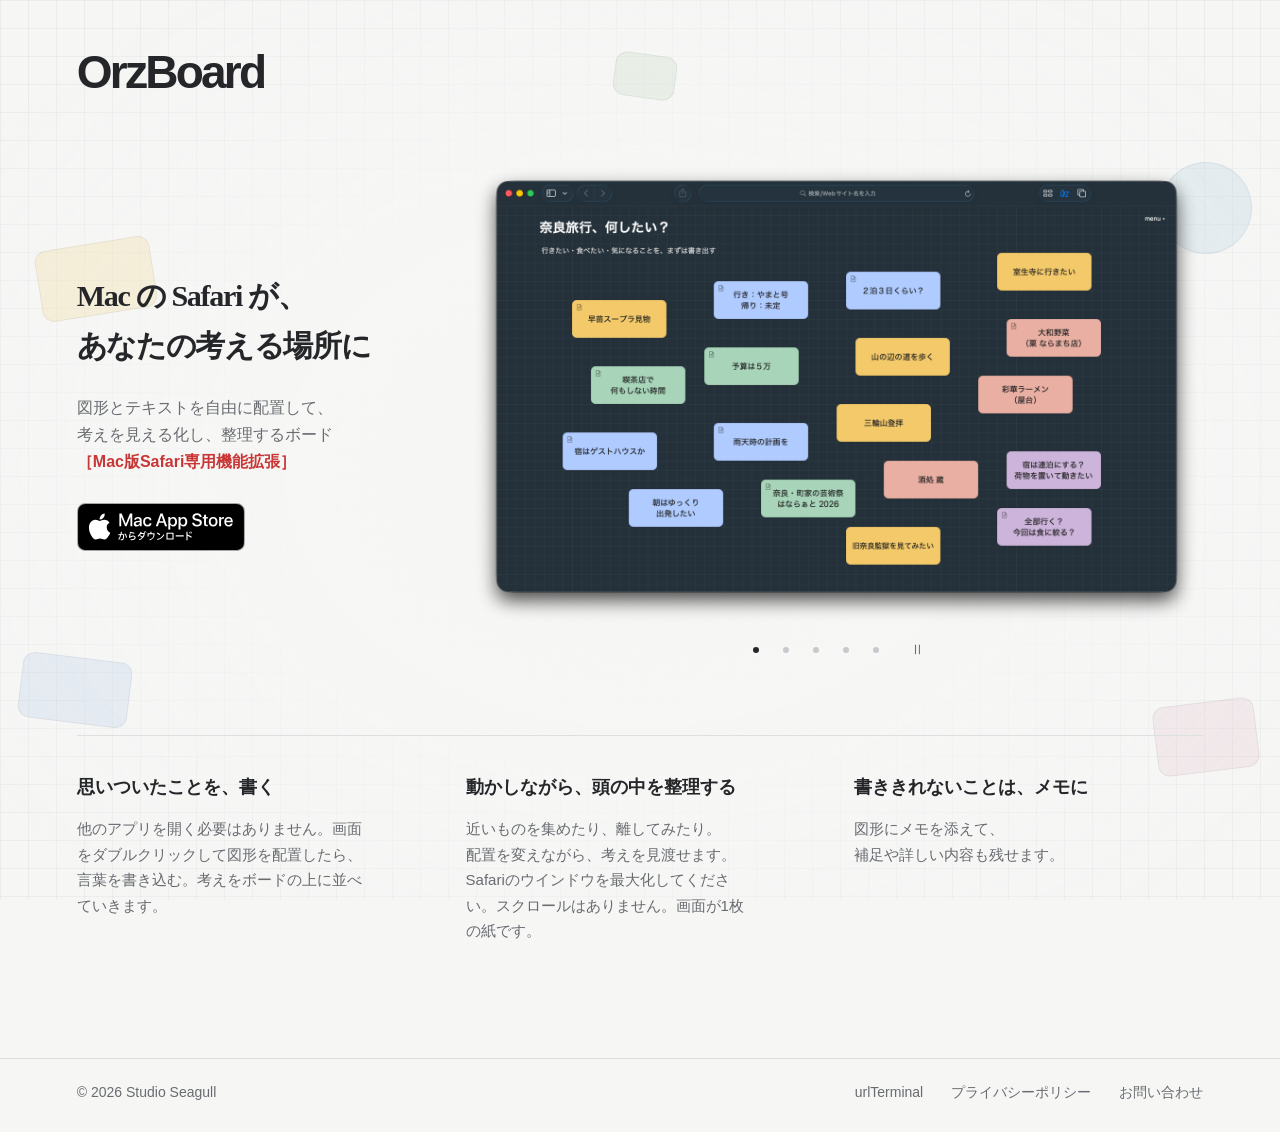
<file: index.html>
<!doctype html>
<html lang="ja">
<head>
<meta charset="utf-8">
<meta name="viewport" content="width=device-width, initial-scale=1">
<meta name="robots" content="noindex">
<meta name="description" content="OrzBoardは、MacのSafariで図形とテキストを自由に配置して、考えを整理するボードです。">
<title>OrzBoard</title>
<link rel="stylesheet" href="overview.css?v=20261104-01">
</head>
<body class="board-background">
<div class="board-decoration" aria-hidden="true">
<span class="background-shape shape-note"></span>
<span class="background-shape shape-circle"></span>
<span class="background-shape shape-blue"></span>
<span class="background-shape shape-pink"></span>
<span class="background-shape shape-small"></span>
</div>
<header><a class="brand" href="index.html">OrzBoard</a></header>
<main class="overview">
<section class="hero" aria-labelledby="intro-title">
<div class="hero-copy">
<h1 id="intro-title">Mac の Safari が、<br>あなたの考える場所に</h1>
<p>図形とテキストを自由に配置して、<br class="desktop-break">考えを見える化し、整理するボード<span class="platform-label">［Mac版Safari専用機能拡張］</span></p>
<a class="store-button store-badge" href="https://apps.apple.com/jp/app/id6820879642" aria-label="Mac App Storeからダウンロード"><img src="assets/mac-app-store-jp.svg" width="168" height="48" alt="Mac App Storeからダウンロード"></a>
</div>
<figure class="app-screen slideshow" aria-label="OrzBoardのスクリーンショット" aria-roledescription="カルーセル">
<button class="slide-images" type="button" aria-label="表示中のスクリーンショットを拡大" aria-haspopup="dialog">
<img class="slide is-active" src="assets/orzboard-screenshot-001.png?v=20261028-slides" width="3104" height="1964" alt="OrzBoardの操作画面 1 / 5" aria-hidden="false" fetchpriority="high">
<img class="slide" src="assets/orzboard-screenshot-002.png?v=20261028-slides" width="3104" height="1964" alt="OrzBoardの操作画面 2 / 5" aria-hidden="true">
<img class="slide" src="assets/orzboard-screenshot-003.png?v=20261028-slides" width="3104" height="1964" alt="OrzBoardの操作画面 3 / 5" aria-hidden="true">
<img class="slide" src="assets/orzboard-screenshot-004.png?v=20261028-slides" width="3104" height="1964" alt="OrzBoardの操作画面 4 / 5" aria-hidden="true">
<img class="slide" src="assets/orzboard-screenshot-005.png?v=20261028-slides" width="3104" height="1964" alt="OrzBoardの操作画面 5 / 5" aria-hidden="true">
</button>
<figcaption class="slide-controls" hidden>
<div class="slide-dots" role="group" aria-label="表示する画像を選ぶ">
<button class="slide-dot" type="button" aria-label="画像1を表示" aria-current="true" data-slide="0"></button>
<button class="slide-dot" type="button" aria-label="画像2を表示" aria-current="false" data-slide="1"></button>
<button class="slide-dot" type="button" aria-label="画像3を表示" aria-current="false" data-slide="2"></button>
<button class="slide-dot" type="button" aria-label="画像4を表示" aria-current="false" data-slide="3"></button>
<button class="slide-dot" type="button" aria-label="画像5を表示" aria-current="false" data-slide="4"></button>
</div>
<button class="slide-toggle" type="button" aria-label="自動切り替えを停止">Ⅱ</button>
</figcaption>
</figure>
</section>
<section class="details" aria-label="OrzBoardでできること">
<section><h2>思いついたことを、書く</h2><p>他のアプリを開く必要はありません。画面をダブルクリックして図形を配置したら、言葉を書き込む。考えをボードの上に並べていきます。</p></section>
<section><h2>動かしながら、頭の中を整理する</h2><p>近いものを集めたり、離してみたり。<br>配置を変えながら、考えを見渡せます。Safariのウインドウを最大化してください。スクロールはありません。画面が1枚の紙です。</p></section>
<section><h2>書ききれないことは、メモに</h2><p>図形にメモを添えて、<br>補足や詳しい内容も残せます。</p></section>
</section>
</main>
<footer class="site-footer"><span>© 2026 Studio Seagull</span><nav class="footer-links" aria-label="フッターナビゲーション"><a href="urlterminal/">urlTerminal</a><a href="orzboard/privacy/">プライバシーポリシー</a><a id="contact" href="mailto:contact@seagullstar.com">お問い合わせ</a></nav></footer>
<dialog class="image-lightbox" aria-label="スクリーンショットの拡大表示。左右の矢印キーで画像を切り替え、Escキーで閉じます。">
<button class="lightbox-close" type="button" aria-label="拡大表示を閉じる" autofocus>×</button>
<img class="lightbox-image" alt="">
</dialog>
<script src="slideshow.js?v=20261028-03" defer></script>
</body>
</html>
</file>
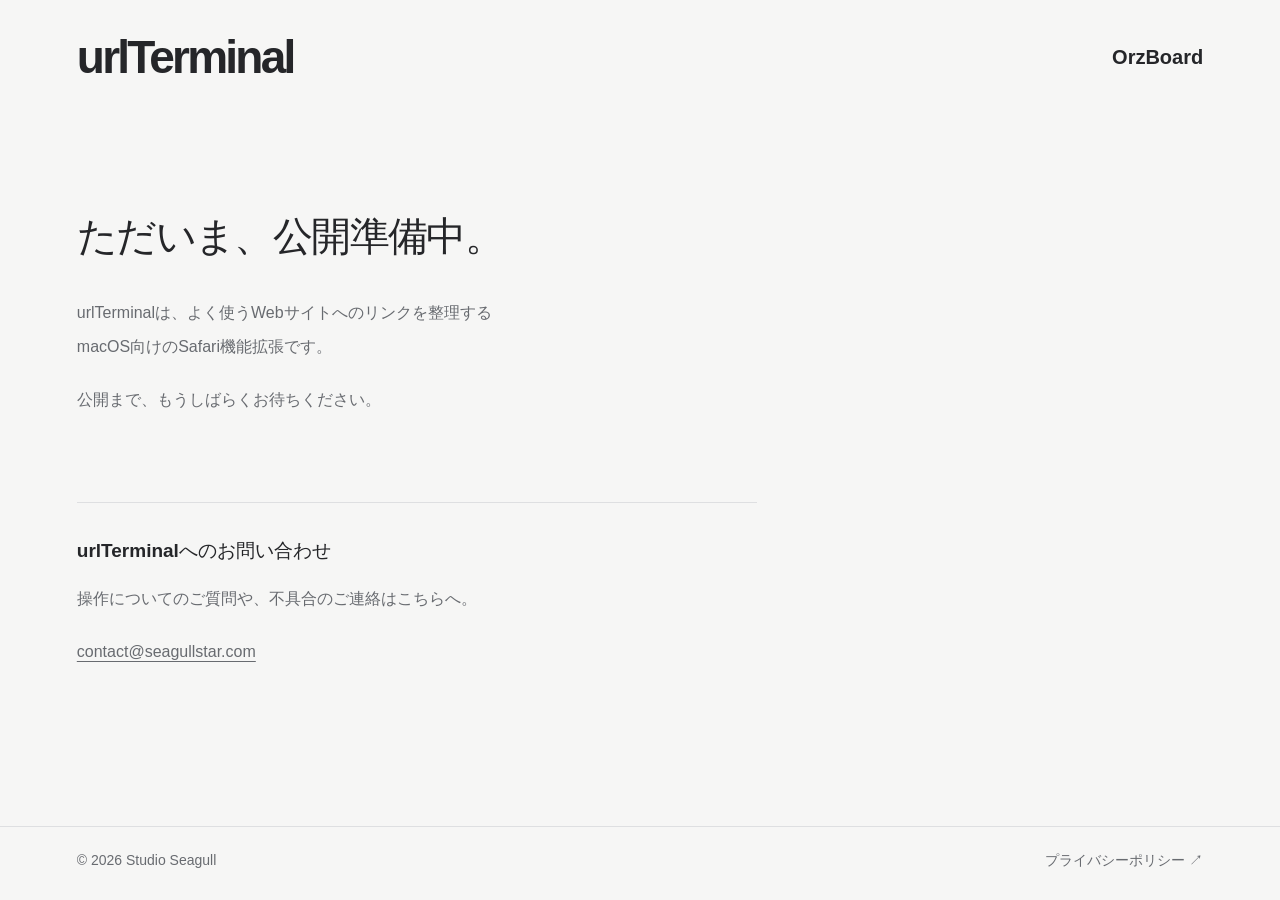
<file: urlterminal/index.html>
<!doctype html>
<html lang="ja">
<head>
<meta charset="utf-8">
<meta name="robots" content="noindex">
<meta name="viewport" content="width=device-width, initial-scale=1">
<title>urlTerminal — 公開準備中</title>
<link rel="stylesheet" href="../styles.css?v=20261026-02">
<style>
.app-header{display:flex;align-items:center;justify-content:space-between;gap:24px;flex-wrap:wrap}
.app-header nav{font-size:20px;font-weight:700;color:var(--ink)}
</style>
</head>
<body>
<header class="app-header"><a class="brand" href="./">urlTerminal</a><nav aria-label="アプリ間ナビゲーション"><a href="../index.html">OrzBoard</a></nav></header>
<main class="coming-soon">
<section class="announcement" aria-labelledby="status-title">
<h1 id="status-title">ただいま、公開準備中。</h1>
<p>urlTerminalは、よく使うWebサイトへのリンクを整理する<br>macOS向けのSafari機能拡張です。</p>
<p>公開まで、もうしばらくお待ちください。</p>
</section>
<section class="contact" id="contact" aria-labelledby="contact-title">
<h2 id="contact-title">urlTerminalへのお問い合わせ</h2>
<p>操作についてのご質問や、不具合のご連絡はこちらへ。</p>
<p><a class="email-link" href="mailto:contact@seagullstar.com">contact@seagullstar.com</a></p>
</section>
</main>
<footer><span>© 2026 Studio Seagull</span><a href="privacy/">プライバシーポリシー ↗</a></footer>
</body>
</html>
</file>
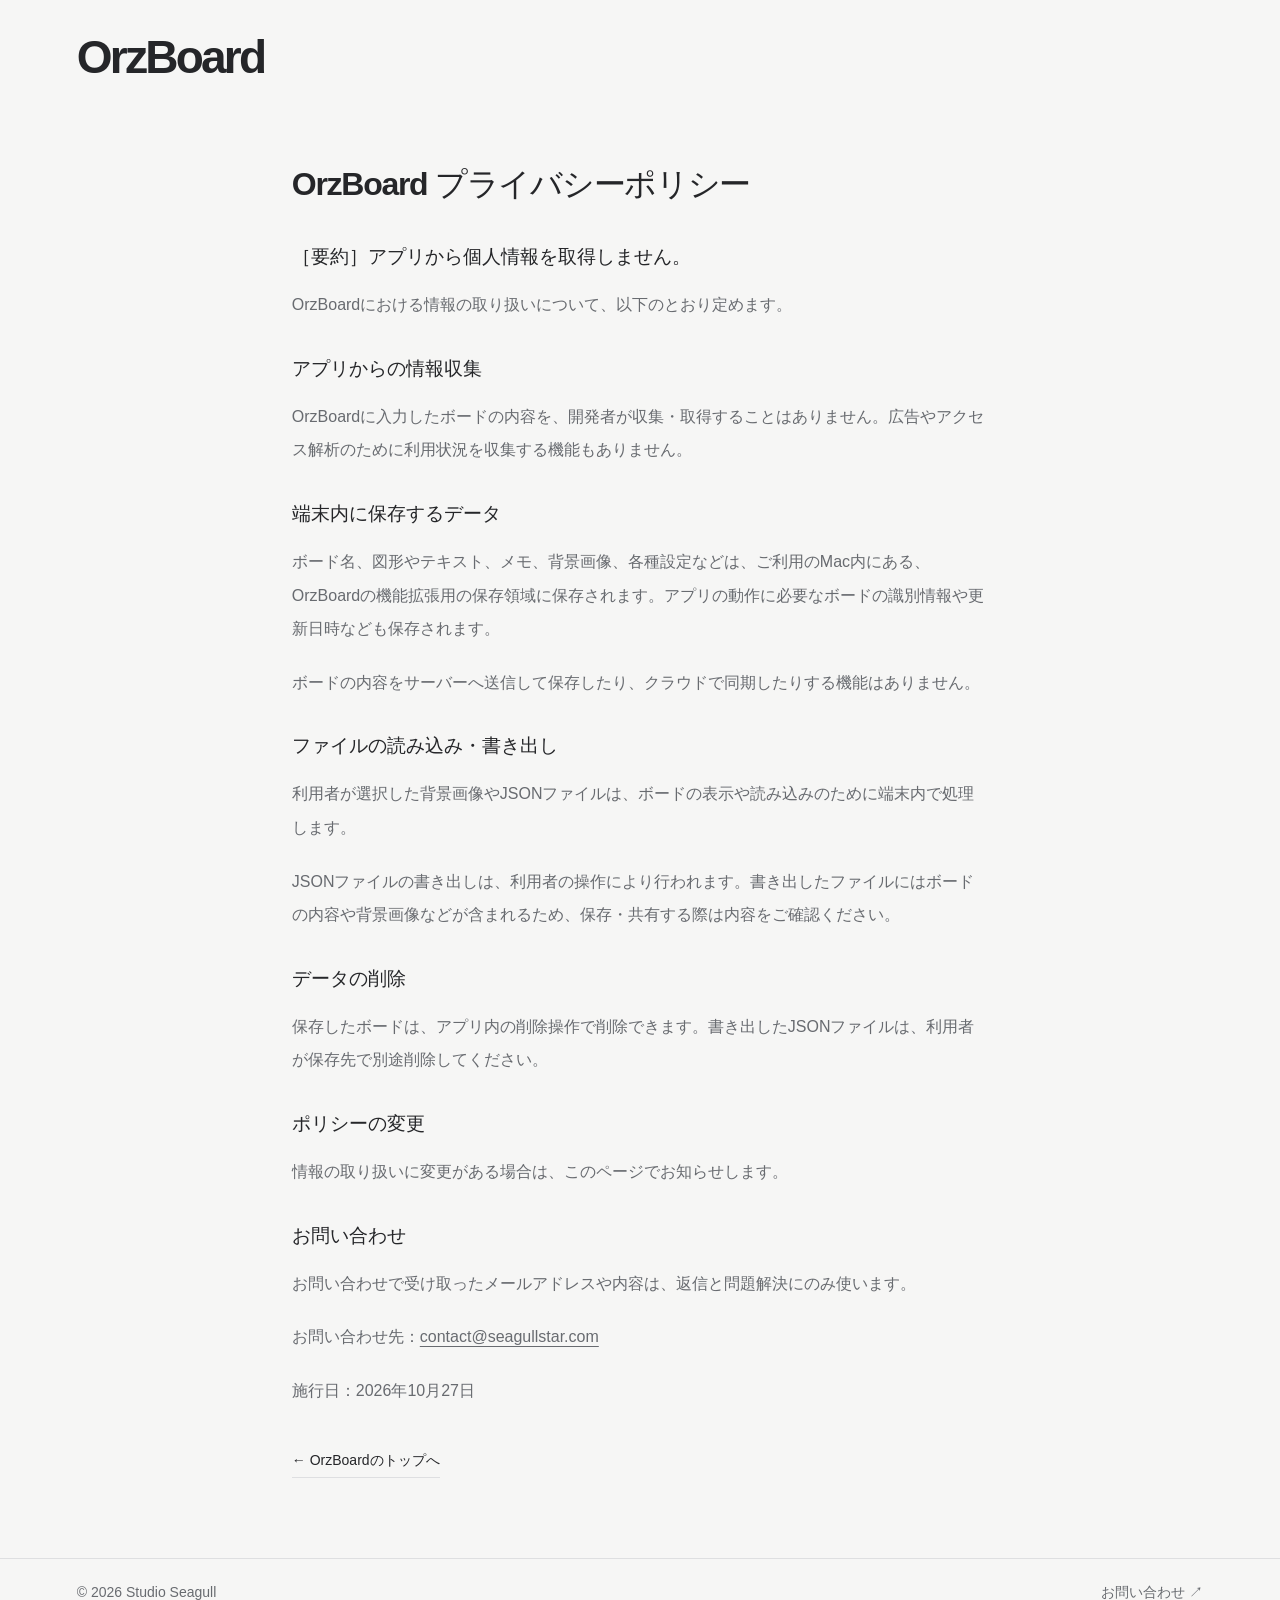
<file: orzboard/privacy/index.html>
<!doctype html>
<html lang="ja">
<head>
<meta charset="utf-8">
<meta name="robots" content="noindex">
<meta name="viewport" content="width=device-width, initial-scale=1">
<title>プライバシーポリシー | OrzBoard</title>
<link rel="stylesheet" href="../../styles.css?v=20261026-02">
</head>
<body>
<header><a class="brand" href="../../index.html">OrzBoard</a></header>
<main class="article">
<h1>OrzBoard プライバシーポリシー</h1>
<h2>［要約］アプリから個人情報を取得しません。</h2>
<p>OrzBoardにおける情報の取り扱いについて、以下のとおり定めます。</p>
<h2>アプリからの情報収集</h2>
<p>OrzBoardに入力したボードの内容を、開発者が収集・取得することはありません。広告やアクセス解析のために利用状況を収集する機能もありません。</p>
<h2>端末内に保存するデータ</h2>
<p>ボード名、図形やテキスト、メモ、背景画像、各種設定などは、ご利用のMac内にある、OrzBoardの機能拡張用の保存領域に保存されます。アプリの動作に必要なボードの識別情報や更新日時なども保存されます。</p>
<p>ボードの内容をサーバーへ送信して保存したり、クラウドで同期したりする機能はありません。</p>
<h2>ファイルの読み込み・書き出し</h2>
<p>利用者が選択した背景画像やJSONファイルは、ボードの表示や読み込みのために端末内で処理します。</p>
<p>JSONファイルの書き出しは、利用者の操作により行われます。書き出したファイルにはボードの内容や背景画像などが含まれるため、保存・共有する際は内容をご確認ください。</p>
<h2>データの削除</h2>
<p>保存したボードは、アプリ内の削除操作で削除できます。書き出したJSONファイルは、利用者が保存先で別途削除してください。</p>
<h2>ポリシーの変更</h2>
<p>情報の取り扱いに変更がある場合は、このページでお知らせします。</p>
<h2>お問い合わせ</h2>
<p>お問い合わせで受け取ったメールアドレスや内容は、返信と問題解決にのみ使います。</p>
<p>お問い合わせ先：<a class="email-link" href="mailto:contact@seagullstar.com">contact@seagullstar.com</a></p>
<p>施行日：2026年10月27日</p>
<a class="back" href="../../index.html">← OrzBoardのトップへ</a>
</main>
<footer><span>© 2026 Studio Seagull</span><a href="../../index.html#contact">お問い合わせ ↗</a></footer>
</body>
</html>
</file>
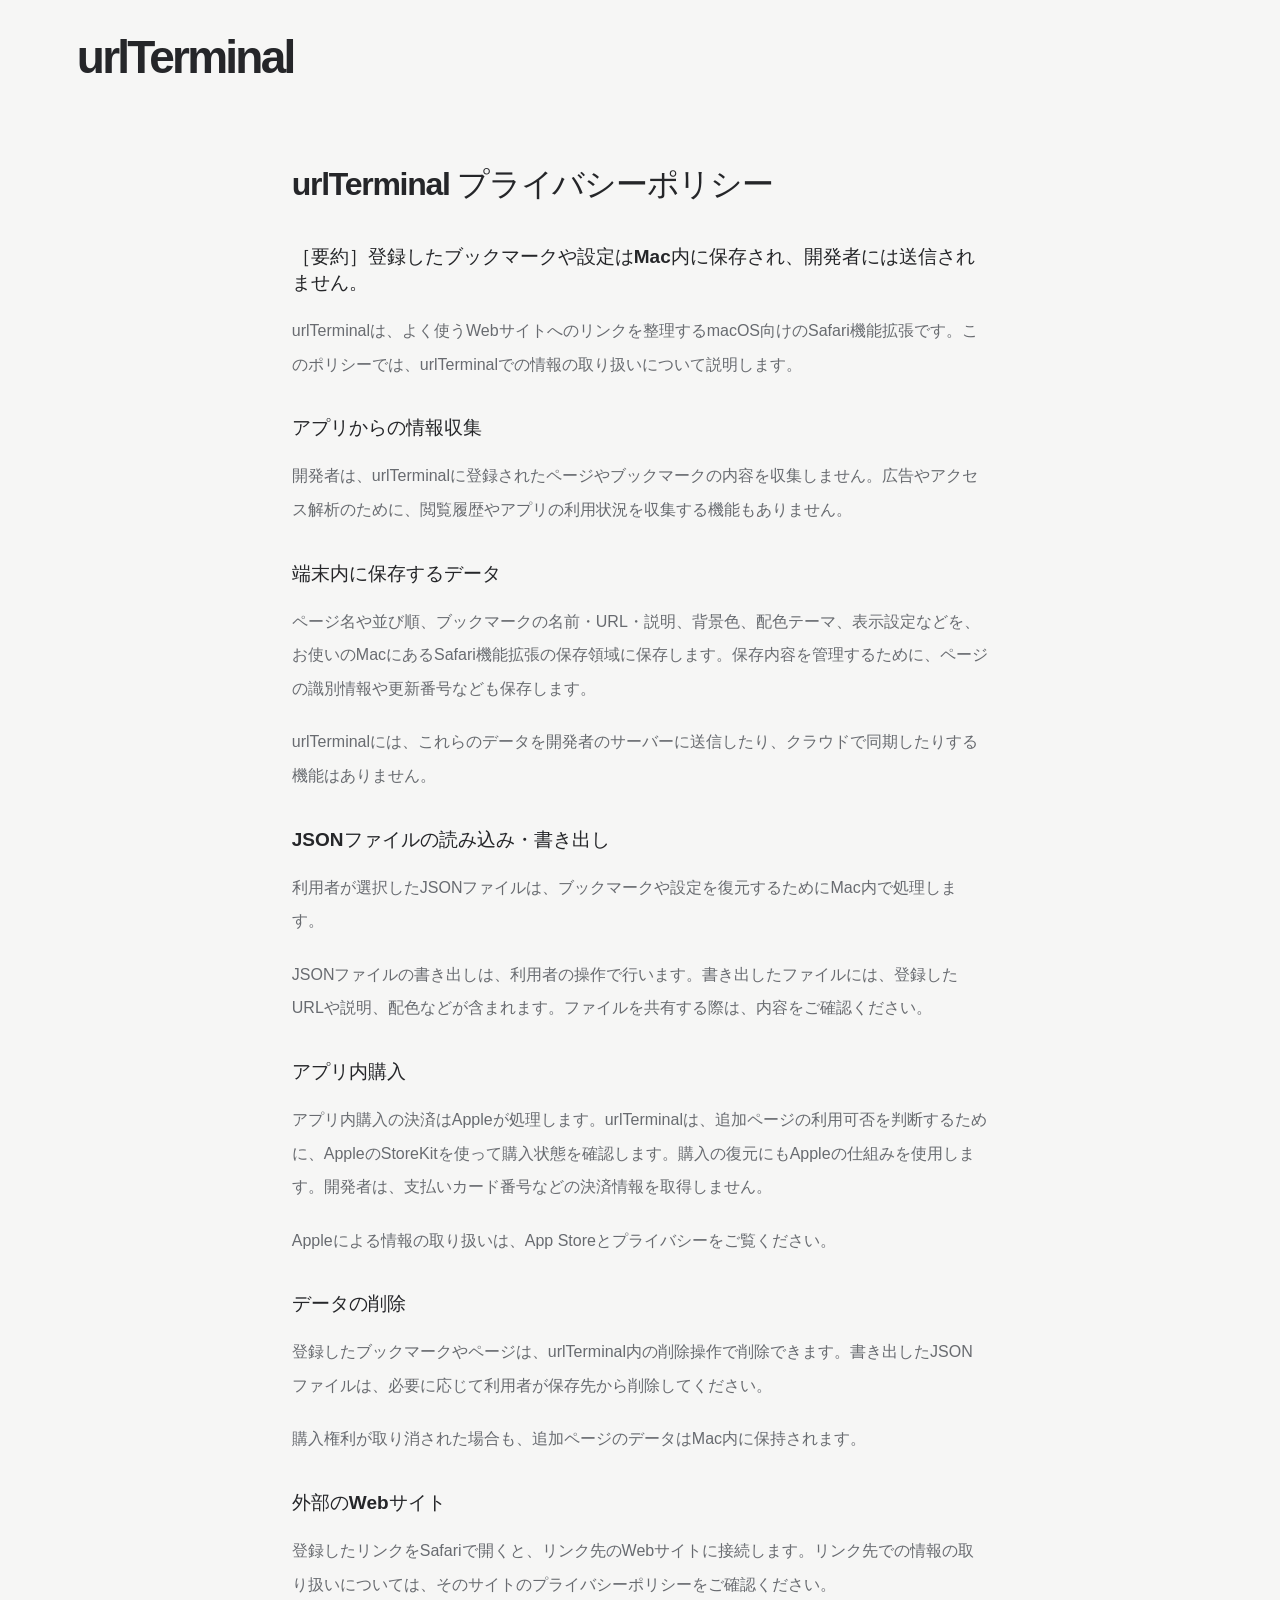
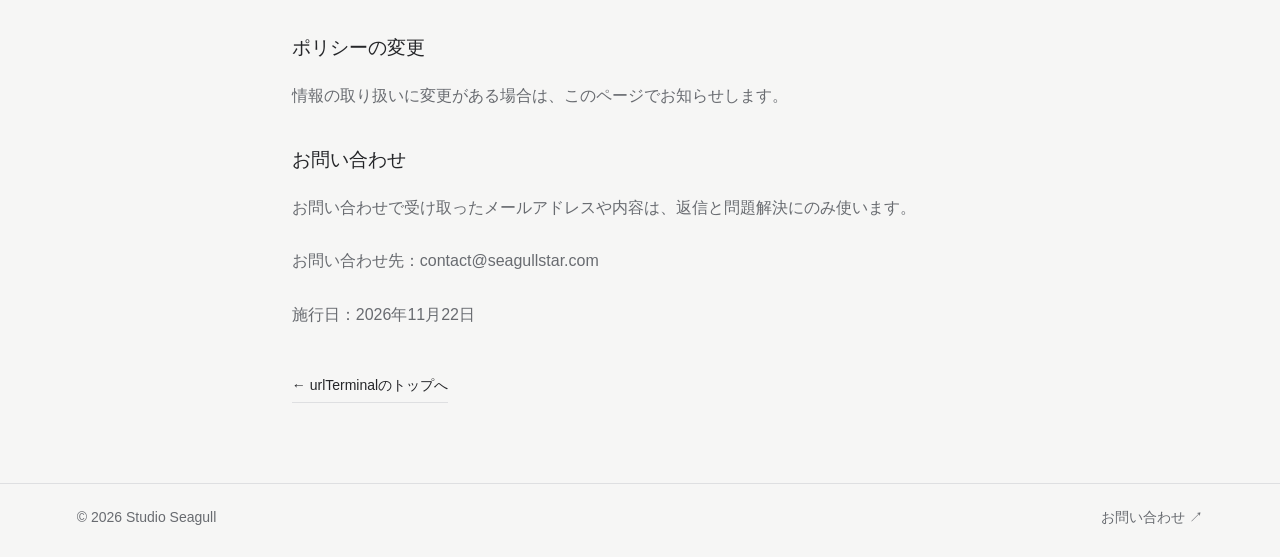
<file: urlterminal/privacy/index.html>
<!doctype html>
<html lang="ja">
<head>
<meta charset="utf-8">
<meta name="robots" content="noindex">
<meta name="viewport" content="width=device-width, initial-scale=1">
<title>プライバシーポリシー | urlTerminal</title>
<link rel="stylesheet" href="../../styles.css?v=20261026-02">
</head>
<body>
<header><a class="brand" href="../">urlTerminal</a></header>
<main class="article">
<h1>urlTerminal プライバシーポリシー</h1>
<h2>［要約］登録したブックマークや設定はMac内に保存され、開発者には送信されません。</h2>
<p>urlTerminalは、よく使うWebサイトへのリンクを整理するmacOS向けのSafari機能拡張です。このポリシーでは、urlTerminalでの情報の取り扱いについて説明します。</p>
<h2>アプリからの情報収集</h2>
<p>開発者は、urlTerminalに登録されたページやブックマークの内容を収集しません。広告やアクセス解析のために、閲覧履歴やアプリの利用状況を収集する機能もありません。</p>
<h2>端末内に保存するデータ</h2>
<p>ページ名や並び順、ブックマークの名前・URL・説明、背景色、配色テーマ、表示設定などを、お使いのMacにあるSafari機能拡張の保存領域に保存します。保存内容を管理するために、ページの識別情報や更新番号なども保存します。</p>
<p>urlTerminalには、これらのデータを開発者のサーバーに送信したり、クラウドで同期したりする機能はありません。</p>
<h2>JSONファイルの読み込み・書き出し</h2>
<p>利用者が選択したJSONファイルは、ブックマークや設定を復元するためにMac内で処理します。</p>
<p>JSONファイルの書き出しは、利用者の操作で行います。書き出したファイルには、登録したURLや説明、配色などが含まれます。ファイルを共有する際は、内容をご確認ください。</p>
<h2>アプリ内購入</h2>
<p>アプリ内購入の決済はAppleが処理します。urlTerminalは、追加ページの利用可否を判断するために、AppleのStoreKitを使って購入状態を確認します。購入の復元にもAppleの仕組みを使用します。開発者は、支払いカード番号などの決済情報を取得しません。</p>
<p>Appleによる情報の取り扱いは、<a href="https://www.apple.com/jp/legal/privacy/data/ja/app-store/">App Storeとプライバシー</a>をご覧ください。</p>
<h2>データの削除</h2>
<p>登録したブックマークやページは、urlTerminal内の削除操作で削除できます。書き出したJSONファイルは、必要に応じて利用者が保存先から削除してください。</p>
<p>購入権利が取り消された場合も、追加ページのデータはMac内に保持されます。</p>
<h2>外部のWebサイト</h2>
<p>登録したリンクをSafariで開くと、リンク先のWebサイトに接続します。リンク先での情報の取り扱いについては、そのサイトのプライバシーポリシーをご確認ください。</p>
<h2>ポリシーの変更</h2>
<p>情報の取り扱いに変更がある場合は、このページでお知らせします。</p>
<h2>お問い合わせ</h2>
<p>お問い合わせで受け取ったメールアドレスや内容は、返信と問題解決にのみ使います。</p>
<p>お問い合わせ先：<a href="mailto:contact@seagullstar.com">contact@seagullstar.com</a></p>
<p>施行日：2026年11月22日</p>
<a class="back" href="../">← urlTerminalのトップへ</a>
</main>
<footer><span>© 2026 Studio Seagull</span><a href="../#contact">お問い合わせ ↗</a></footer>
</body>
</html>
</file>
<file: overview.css>
/* 紹介ページ案04：公開前用の落ち着いた配色と余白を引き継ぐ。 */
:root{--bg:#f6f6f5;--surface:#fff;--ink:#252629;--muted:#686b70;--line:#dedfe1}
*{box-sizing:border-box}
body{margin:0;min-height:100vh;display:flex;flex-direction:column;background:var(--bg);color:var(--ink);font-family:-apple-system,BlinkMacSystemFont,"Helvetica Neue","Hiragino Kaku Gothic ProN",sans-serif;-webkit-font-smoothing:antialiased}
a{color:inherit;text-decoration:none}
a:hover{text-decoration:underline;text-underline-offset:5px}
a:focus-visible{outline:2px solid #597aa4;outline-offset:6px}
header,main,footer{width:100%;max-width:1300px;margin-inline:auto}
header{padding:30px 6% 20px}
.brand{position:relative;top:15px;font-size:46px;font-weight:650;letter-spacing:-.06em}
.coming-soon{flex:1;padding:65px 6% 80px}
.announcement{padding:35px 0 65px}
h1{font-size:clamp(27px,3.5vw,40px);line-height:1.6;letter-spacing:-.04em;font-weight:550;margin:0 0 28px}
p{font-size:16px;line-height:2.1;color:var(--muted);margin:0 0 20px}
.contact{border-top:1px solid var(--line);padding-top:35px;max-width:680px}
h2{font-size:19px;font-weight:550;margin:0 0 18px}
.draft{padding:15px 18px;border:1px solid var(--line);border-radius:7px;background:var(--surface);font-size:14px}
footer{display:flex;justify-content:space-between;gap:24px;border-top:1px solid var(--line);padding:25px 6% 30px;font-size:14px;color:var(--muted)}
.article{flex:1;max-width:850px;padding:55px 6% 80px}
.article h1{font-size:32px}
.article h2{margin-top:34px}
.article .back{display:inline-block;margin-top:25px;border-bottom:1px solid var(--line);padding-bottom:7px;font-size:14px}
@media(max-width:650px){header{padding-top:24px}.coming-soon{padding-top:30px;padding-bottom:50px}.announcement{padding-top:24px;padding-bottom:35px}p{font-size:15px}.announcement br{display:none}footer{flex-direction:column;gap:18px;font-size:13px}.article{padding-top:30px}.article h1{font-size:27px}}

.email-link{text-decoration:underline;text-underline-offset:4px;overflow-wrap:anywhere}

/* 案03：案02の配置を保ち、公開前用と同じ横幅に揃える。 */
header,main,footer{max-width:1300px}
.overview{flex:1;padding:35px 6% 70px}
.hero{display:grid;grid-template-columns:minmax(0,1fr) minmax(0,732.889px);align-items:center;gap:48px;padding:24px 0 70px}
.hero h1{font-family:"Hiragino Mincho ProN","Yu Mincho","YuMincho",serif;font-size:clamp(25px,2.35vw,33px);font-weight:700;line-height:1.65;margin:0 0 22px;letter-spacing:-.045em}
.hero p{font-size:16px;line-height:1.7;margin-bottom:28px}
.app-screen{margin:0;min-width:0}
.app-screen img{display:block;width:100%;height:auto}
.app-screen figcaption{color:var(--muted);font-size:12px;line-height:1.6;margin-top:12px;text-align:right}
.store-button{display:inline-flex;align-items:center;gap:18px;border:1px solid var(--line);border-radius:7px;padding:13px 18px;background:var(--surface);color:var(--ink);font:inherit;font-size:15px;opacity:1;cursor:default}
.store-button span{font-size:12px;color:var(--muted)}
.details{display:grid;grid-template-columns:repeat(3,minmax(0,1fr));gap:40px;border-top:1px solid var(--line);padding:36px 0 44px}
.details h2{font-family:"Hiragino Mincho ProN","Yu Mincho","YuMincho",serif;font-size:18px;font-weight:700;line-height:1.7;margin:0 0 14px}
.details p{font-size:15px;line-height:1.7;max-width:19em;margin:0}
.hero .platform-label{display:block;font-size:inherit;line-height:inherit;font-weight:700;color:#c93636}
.contact{max-width:none;padding-top:28px}
.contact h2{font-size:17px;margin-bottom:14px}
.email-link{font-size:15px;color:var(--muted)}
@media(max-width:900px){.hero{grid-template-columns:1fr;gap:30px;padding-top:10px;padding-bottom:42px}.hero-copy{max-width:520px}.hero h1{font-size:30px}.details{gap:24px}.details br{display:none}}
@media(max-width:650px){.overview{padding-top:20px;padding-bottom:44px}.hero h1{font-size:27px}.hero p{font-size:15px}.details{grid-template-columns:1fr;gap:28px;padding-block:30px}.app-screen figcaption{font-size:11px;text-align:left}.desktop-break{display:none}}

/* 日本語の公式Mac App Storeバッジ。素材本来の縦横比を維持。 */
.store-button.store-badge{display:inline-block;padding:0;background:transparent;border:0;border-radius:0;line-height:0;opacity:1}
.store-badge img{display:block;width:168px;height:auto}

/* 同じ領域に重ね、切り替えによるレイアウトの揺れを防ぐ。 */
.slide-images{position:relative;aspect-ratio:3104/1964}
.slide-images .slide{position:absolute;inset:0;width:100%;height:100%;object-fit:contain;opacity:0;transition:opacity .65s ease;pointer-events:none}
.slide-images .slide.is-active{opacity:1}
.app-screen .slide-controls{display:flex;align-items:center;justify-content:center;gap:14px;margin:8px 0 0;min-height:30px}
.app-screen .slide-controls[hidden]{display:none}
.slide-dots{display:flex;align-items:center;gap:2px}
.slide-dot{display:grid;place-items:center;width:28px;height:28px;padding:0;border:0;background:transparent;cursor:pointer}
.slide-dot::before{content:"";width:6px;height:6px;border-radius:50%;background:#c7c9cc;transition:background .2s}
.slide-dot[aria-current="true"]::before{background:var(--ink)}
.slide-toggle{width:28px;height:28px;padding:0;border:0;background:transparent;color:var(--muted);font-size:13px;cursor:pointer}
.slide-dot:focus-visible,.slide-toggle:focus-visible{outline:2px solid #597aa4;outline-offset:1px;border-radius:4px}
@media(prefers-reduced-motion:reduce){.slide-images .slide{transition:none}}

/* 画像をクリックすると拡大。通常時の見た目は保つ。 */
button.slide-images{display:block;width:100%;padding:0;border:0;background:transparent;font:inherit;cursor:zoom-in}
button.slide-images:focus-visible{outline:2px solid #597aa4;outline-offset:3px;border-radius:8px}
.image-lightbox{width:min(1600px,96vw);max-width:none;max-height:98dvh;padding:0;border:0;background:transparent;overflow:visible}
.image-lightbox::backdrop{background:rgba(15,18,22,.82)}
.lightbox-image{display:block;width:100%;height:auto;max-height:96.4dvh;object-fit:contain}
.lightbox-close{position:absolute;top:4px;right:4px;z-index:1;display:grid;place-items:center;width:38px;height:38px;padding:0;border:1px solid #ffffff60;border-radius:50%;background:#26292de8;color:white;font:28px/1 -apple-system,BlinkMacSystemFont,sans-serif;cursor:pointer}
.lightbox-close:focus-visible{outline:2px solid white;outline-offset:4px}
body:has(.image-lightbox[open]){overflow:hidden}

/* お問い合わせはフッターにまとめる。 */
.site-footer{flex-wrap:wrap;align-items:baseline}
.site-footer .footer-links{display:flex;flex-wrap:wrap;gap:16px 28px;font:inherit;color:inherit}

/* 案04：ボードを思わせる背景。装飾は操作・読み上げの対象にしない。 */
.board-background{isolation:isolate}
.board-decoration{position:fixed;inset:0;z-index:-1;pointer-events:none;overflow:hidden;background-image:linear-gradient(rgba(96,111,122,.065) 1px,transparent 1px),linear-gradient(90deg,rgba(96,111,122,.065) 1px,transparent 1px);background-size:28px 28px}
/* 中央は淡く抜き、外側にグリッドを残す。 */
.board-decoration::after{content:"";position:absolute;inset:0;background:radial-gradient(ellipse at 50% 52%,var(--bg) 18%,rgba(246,246,245,.88) 45%,rgba(246,246,245,0) 88%)}
.background-shape{position:absolute;display:block;border:1px solid rgba(89,104,117,.09);border-radius:12px;z-index:1}
.shape-note{width:116px;height:72px;left:3%;top:27%;background:rgba(234,209,121,.22);transform:rotate(-9deg)}
.shape-circle{width:92px;height:92px;right:2.2%;top:18%;border-radius:50%;background:rgba(151,189,211,.19)}
.shape-blue{width:110px;height:66px;left:1.6%;top:73%;background:rgba(151,180,218,.18);transform:rotate(7deg)}
.shape-pink{width:102px;height:70px;right:1.8%;top:78%;background:rgba(217,169,183,.18);transform:rotate(-7deg)}
.shape-small{width:62px;height:44px;left:48%;top:6%;background:rgba(164,194,158,.16);transform:rotate(8deg)}
@media(max-width:1100px){.shape-note,.shape-blue,.shape-pink{display:none}.shape-circle{width:65px;height:65px;right:3%;top:5%}.shape-small{left:59%;top:3%}.board-decoration{background-size:24px 24px}}
@media(max-width:650px){.background-shape{opacity:.65}.shape-circle{width:48px;height:48px}.shape-small{display:none}}

/* 約24秒で繰り返す。横へ漂い、揃ったところで一息置く。 */
.background-shape{--shape-opacity:1;--drift-x:24px;animation:shape-cycle-first 24s ease-in-out infinite,shape-drift-horizontal 24s ease-in-out infinite}
.shape-circle{--drift-x:-28px}
.shape-small{--drift-x:72px}
.shape-note{--drift-x:-22px;animation-name:shape-cycle-note,shape-drift-horizontal}
.shape-blue{--drift-x:28px;animation-name:shape-cycle-blue,shape-drift-horizontal}
.shape-pink{--drift-x:-30px;animation-name:shape-cycle-pink,shape-drift-horizontal}
@keyframes shape-cycle-first{
  0%,100%{opacity:0}
  4%,82%{opacity:var(--shape-opacity)}
  94%{opacity:0}
}
@keyframes shape-cycle-note{
  0%,8%,100%{opacity:0}
  16%,82%{opacity:var(--shape-opacity)}
  94%{opacity:0}
}
@keyframes shape-cycle-blue{
  0%,21%,100%{opacity:0}
  29%,82%{opacity:var(--shape-opacity)}
  94%{opacity:0}
}
@keyframes shape-cycle-pink{
  0%,33%,100%{opacity:0}
  42%,82%{opacity:var(--shape-opacity)}
  94%{opacity:0}
}
@keyframes shape-drift-horizontal{
  0%,100%{translate:0 0}
  45%,60%{translate:var(--drift-x) 0}
  94%{translate:0 0}
}
@media(max-width:650px){.background-shape{--shape-opacity:.65}}
@media(prefers-reduced-motion:reduce){.background-shape{animation:none}}

/* ストアへのリンク。 */
a.store-button{cursor:pointer}
</file>
<file: styles.css>
/* 公開前用。元の紹介ページとは独立したスタイル。 */
:root{--bg:#f6f6f5;--surface:#fff;--ink:#252629;--muted:#686b70;--line:#dedfe1}
*{box-sizing:border-box}
body{margin:0;min-height:100vh;display:flex;flex-direction:column;background:var(--bg);color:var(--ink);font-family:-apple-system,BlinkMacSystemFont,"Helvetica Neue","Hiragino Kaku Gothic ProN",sans-serif;-webkit-font-smoothing:antialiased}
a{color:inherit;text-decoration:none}
a:hover{text-decoration:underline;text-underline-offset:5px}
a:focus-visible{outline:2px solid #597aa4;outline-offset:6px}
header,main,footer{width:100%;max-width:1300px;margin-inline:auto}
header{padding:30px 6% 20px}
.brand{font-size:46px;font-weight:650;letter-spacing:-.06em}
.coming-soon{flex:1;padding:65px 6% 80px}
.announcement{padding:35px 0 65px}
h1{font-size:clamp(27px,3.5vw,40px);line-height:1.6;letter-spacing:-.04em;font-weight:550;margin:0 0 28px}
p{font-size:16px;line-height:2.1;color:var(--muted);margin:0 0 20px}
.contact{border-top:1px solid var(--line);padding-top:35px;max-width:680px}
h2{font-size:19px;font-weight:550;margin:0 0 18px}
.draft{padding:15px 18px;border:1px solid var(--line);border-radius:7px;background:var(--surface);font-size:14px}
footer{display:flex;justify-content:space-between;gap:24px;border-top:1px solid var(--line);padding:25px 6% 30px;font-size:14px;color:var(--muted)}
.article{flex:1;max-width:850px;padding:55px 6% 80px}
.article h1{font-size:32px}
.article h2{margin-top:34px}
.article .back{display:inline-block;margin-top:25px;border-bottom:1px solid var(--line);padding-bottom:7px;font-size:14px}
@media(max-width:650px){header{padding-top:24px}.coming-soon{padding-top:30px;padding-bottom:50px}.announcement{padding-top:24px;padding-bottom:35px}p{font-size:15px}.announcement br{display:none}footer{flex-direction:column;gap:18px;font-size:13px}.article{padding-top:30px}.article h1{font-size:27px}}

.email-link{text-decoration:underline;text-underline-offset:4px;overflow-wrap:anywhere}
</file>
